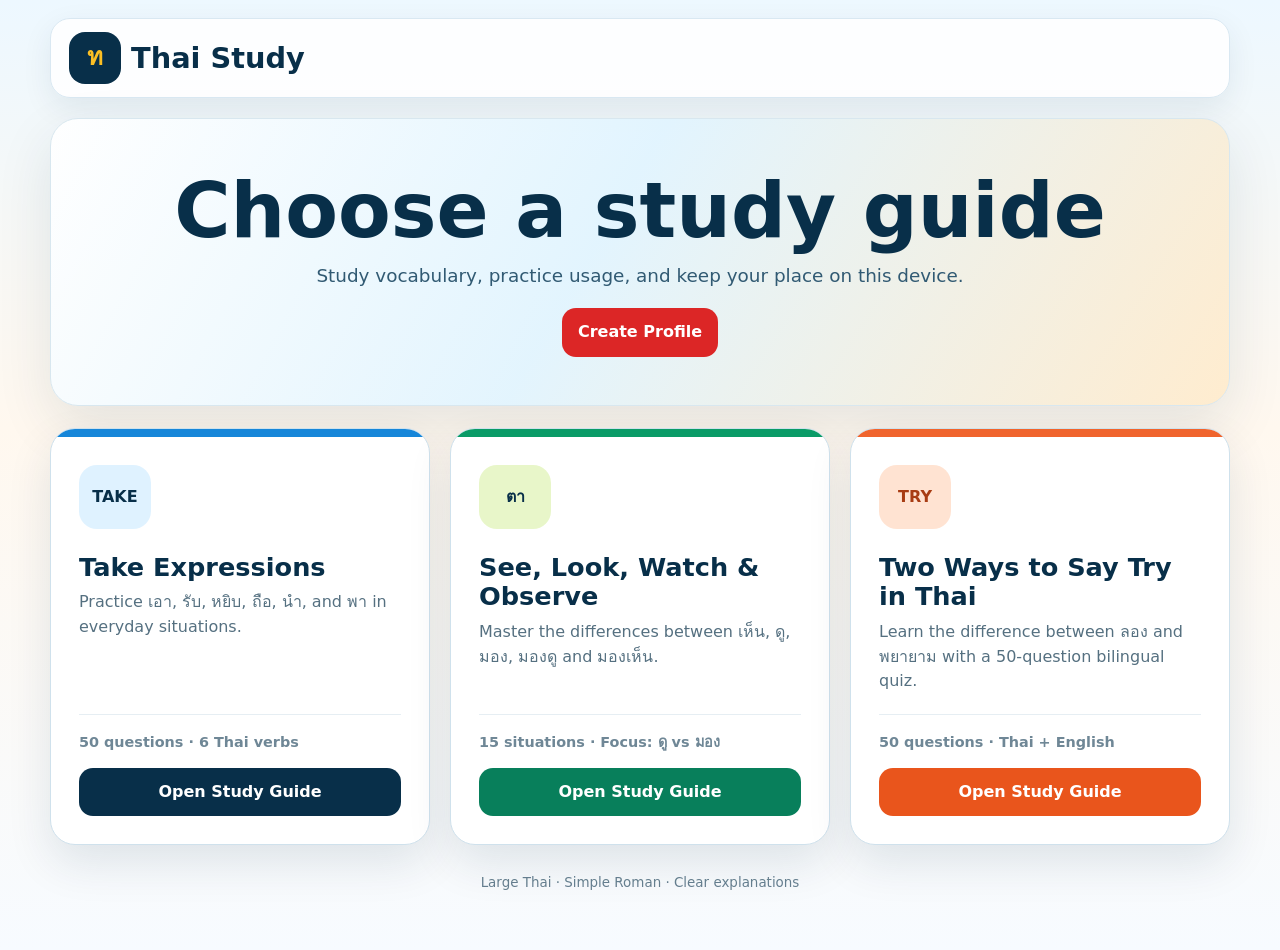
<file: index.html>
<!doctype html>
<html lang="en">
  <head>
    <meta charset="utf-8" />
    <meta name="viewport" content="width=device-width, initial-scale=1" />
    <meta name="theme-color" content="#082f49" />
    <title>Thai Study</title>
    <meta name="description" content="Interactive Thai study guides and quizzes." />
    <style>
      :root { --navy: #082f49; --ink: #12212d; --line: #cbddea; --gold: #fbbf24; }
      * { box-sizing: border-box; }
      body { margin: 0; color: var(--ink); background: linear-gradient(180deg, #edf8ff, #fff8ef 45%, #f7fbff); font-family: system-ui, -apple-system, "Segoe UI", sans-serif; line-height: 1.55; }
      .shell { width: min(1180px, calc(100% - 32px)); margin: auto; padding: 18px 0 56px; }
      header { display: flex; align-items: center; justify-content: space-between; gap: 16px; padding: 13px 18px; margin-bottom: 20px; background: rgba(255,255,255,.9); border: 1px solid #d9e8f2; border-radius: 20px; box-shadow: 0 10px 30px rgba(8,47,73,.08); }
      .brand, .profilebar { display: flex; align-items: center; gap: 10px; }
      .mark { display: grid; place-items: center; width: 52px; height: 52px; border-radius: 16px; background: var(--navy); color: var(--gold); font-size: 1.5rem; font-weight: 900; }
      h1, h2, h3 { color: var(--navy); }
      h1 { margin: 0; font-size: 1.8rem; }
      .profile-name { color: var(--navy); font-weight: 800; }
      button, .open-guide { border: 0; border-radius: 14px; padding: 12px 16px; background: var(--navy); color: #fff; font: inherit; font-weight: 800; cursor: pointer; }
      .profile-cta { display: block; margin: 18px auto 0; background: #dc2626; }
      .home-intro { padding: 52px 24px 48px; text-align: center; border: 1px solid #d8e7ef; border-radius: 28px; background: linear-gradient(120deg, rgba(255,255,255,.96), rgba(224,244,255,.9) 46%, rgba(255,235,204,.92)); box-shadow: 0 20px 55px rgba(8,47,73,.1); }
      .home-intro h2 { margin: 0 0 10px; font-size: clamp(2.8rem, 6vw, 5rem); line-height: 1.05; }
      .home-intro p { margin: 0; color: #315a73; font-size: 1.15rem; }
      .guide-grid { display: grid; grid-template-columns: repeat(3, 1fr); gap: 20px; margin-top: 22px; }
      .guide-card { display: flex; flex-direction: column; min-height: 330px; padding: 28px; overflow: hidden; position: relative; border: 1px solid #cfe1ec; border-radius: 25px; background: #fff; box-shadow: 0 18px 45px rgba(8,47,73,.11); }
      .guide-card::before { content: ""; position: absolute; inset: 0 0 auto; height: 8px; background: #1686d9; }
      .guide-card:nth-child(2)::before { background: #0a9b67; }
      .guide-card:nth-child(3)::before { background: #f0642d; }
      .guide-icon { display: grid; place-items: center; width: 72px; height: 64px; margin-top: 8px; border-radius: 18px; background: #dff2ff; color: var(--navy); font-weight: 900; }
      .guide-card:nth-child(2) .guide-icon { background: #e8f6c9; }
      .guide-card:nth-child(3) .guide-icon { background: #ffe3d2; color: #a83c13; }
      .guide-card h3 { margin: 24px 0 8px; font-size: 1.6rem; line-height: 1.15; }
      .guide-card p { margin: 0 0 20px; color: #557080; }
      .guide-meta { margin-top: auto; padding-top: 16px; border-top: 1px solid #e6eef3; color: #6f8796; font-size: .9rem; font-weight: 700; }
      .open-guide { display: block; margin-top: 14px; text-align: center; text-decoration: none; }
      .guide-card:nth-child(2) .open-guide { background: #087f5b; }
      .guide-card:nth-child(3) .open-guide { background: #e9551c; }
      .profile-modal { position: fixed; inset: 0; z-index: 10; display: grid; place-items: center; padding: 20px; background: #082f4988; }
      .profile-box { width: min(440px, 100%); padding: 24px; border-radius: 20px; background: #fff; }
      .profile-box input { width: 100%; margin: 6px 0 12px; padding: 13px; border: 1px solid var(--line); border-radius: 10px; font: inherit; }
      .profile-box button { width: 100%; }
      footer { margin-top: 28px; color: #678090; text-align: center; font-size: .84rem; }
      [hidden] { display: none !important; }
      @media (max-width: 900px) { .guide-grid { grid-template-columns: 1fr; } .guide-card { min-height: 280px; } }
      @media (max-width: 560px) { header { align-items: flex-start; } .profilebar { flex-direction: column; align-items: flex-end; } }
    </style>
  </head>
  <body>
    <main class="shell">
      <header>
        <div class="brand"><div class="mark">ท</div><h1>Thai Study</h1></div>
        <div class="profilebar"><span id="profileName" class="profile-name"></span><button id="profileButton" hidden>Edit Profile</button></div>
      </header>
      <section class="home-intro">
        <h2>Choose a study guide</h2>
        <p>Study vocabulary, practice usage, and keep your place on this device.</p>
        <button id="profileCta" class="profile-cta">Create Profile</button>
      </section>
      <section class="guide-grid" aria-label="Study guides">
        <article class="guide-card"><div class="guide-icon">TAKE</div><h3>Take Expressions</h3><p>Practice เอา, รับ, หยิบ, ถือ, นำ, and พา in everyday situations.</p><div class="guide-meta">50 questions · 6 Thai verbs</div><a class="open-guide" href="guides/take.html">Open Study Guide</a></article>
        <article class="guide-card"><div class="guide-icon">ตา</div><h3>See, Look, Watch &amp; Observe</h3><p>Master the differences between เห็น, ดู, มอง, มองดู and มองเห็น.</p><div class="guide-meta">15 situations · Focus: ดู vs มอง</div><a class="open-guide" href="guides/vision.html">Open Study Guide</a></article>
        <article class="guide-card"><div class="guide-icon">TRY</div><h3>Two Ways to Say Try in Thai</h3><p>Learn the difference between ลอง and พยายาม with a 50-question bilingual quiz.</p><div class="guide-meta">50 questions · Thai + English</div><a class="open-guide" href="try.html">Open Study Guide</a></article>
      </section>
      <div id="profileModal" class="profile-modal" hidden>
        <div class="profile-box"><h2>Student Profile</h2><p>No password required. Progress stays on this browser/device.</p><label for="studentName">Name</label><input id="studentName" maxlength="50" required /><label for="studentEmail">Email (optional, for feedback)</label><input id="studentEmail" type="email" maxlength="120" /><button id="saveProfile">Save Profile</button></div>
      </div>
      <footer>Large Thai · Simple Roman · Clear explanations</footer>
    </main>
    <script src="shared.js"></script>
    <script>
      document.addEventListener('DOMContentLoaded', () => thaiStudyShared.bindProfileModal({
        profileNameNode: document.getElementById('profileName'),
        profileButton: document.getElementById('profileButton'),
        profileCta: document.getElementById('profileCta'),
        profileModal: document.getElementById('profileModal'),
        studentNameInput: document.getElementById('studentName'),
        studentEmailInput: document.getElementById('studentEmail'),
        saveProfileButton: document.getElementById('saveProfile')
      }));
    </script>
  </body>
</html>
</file>
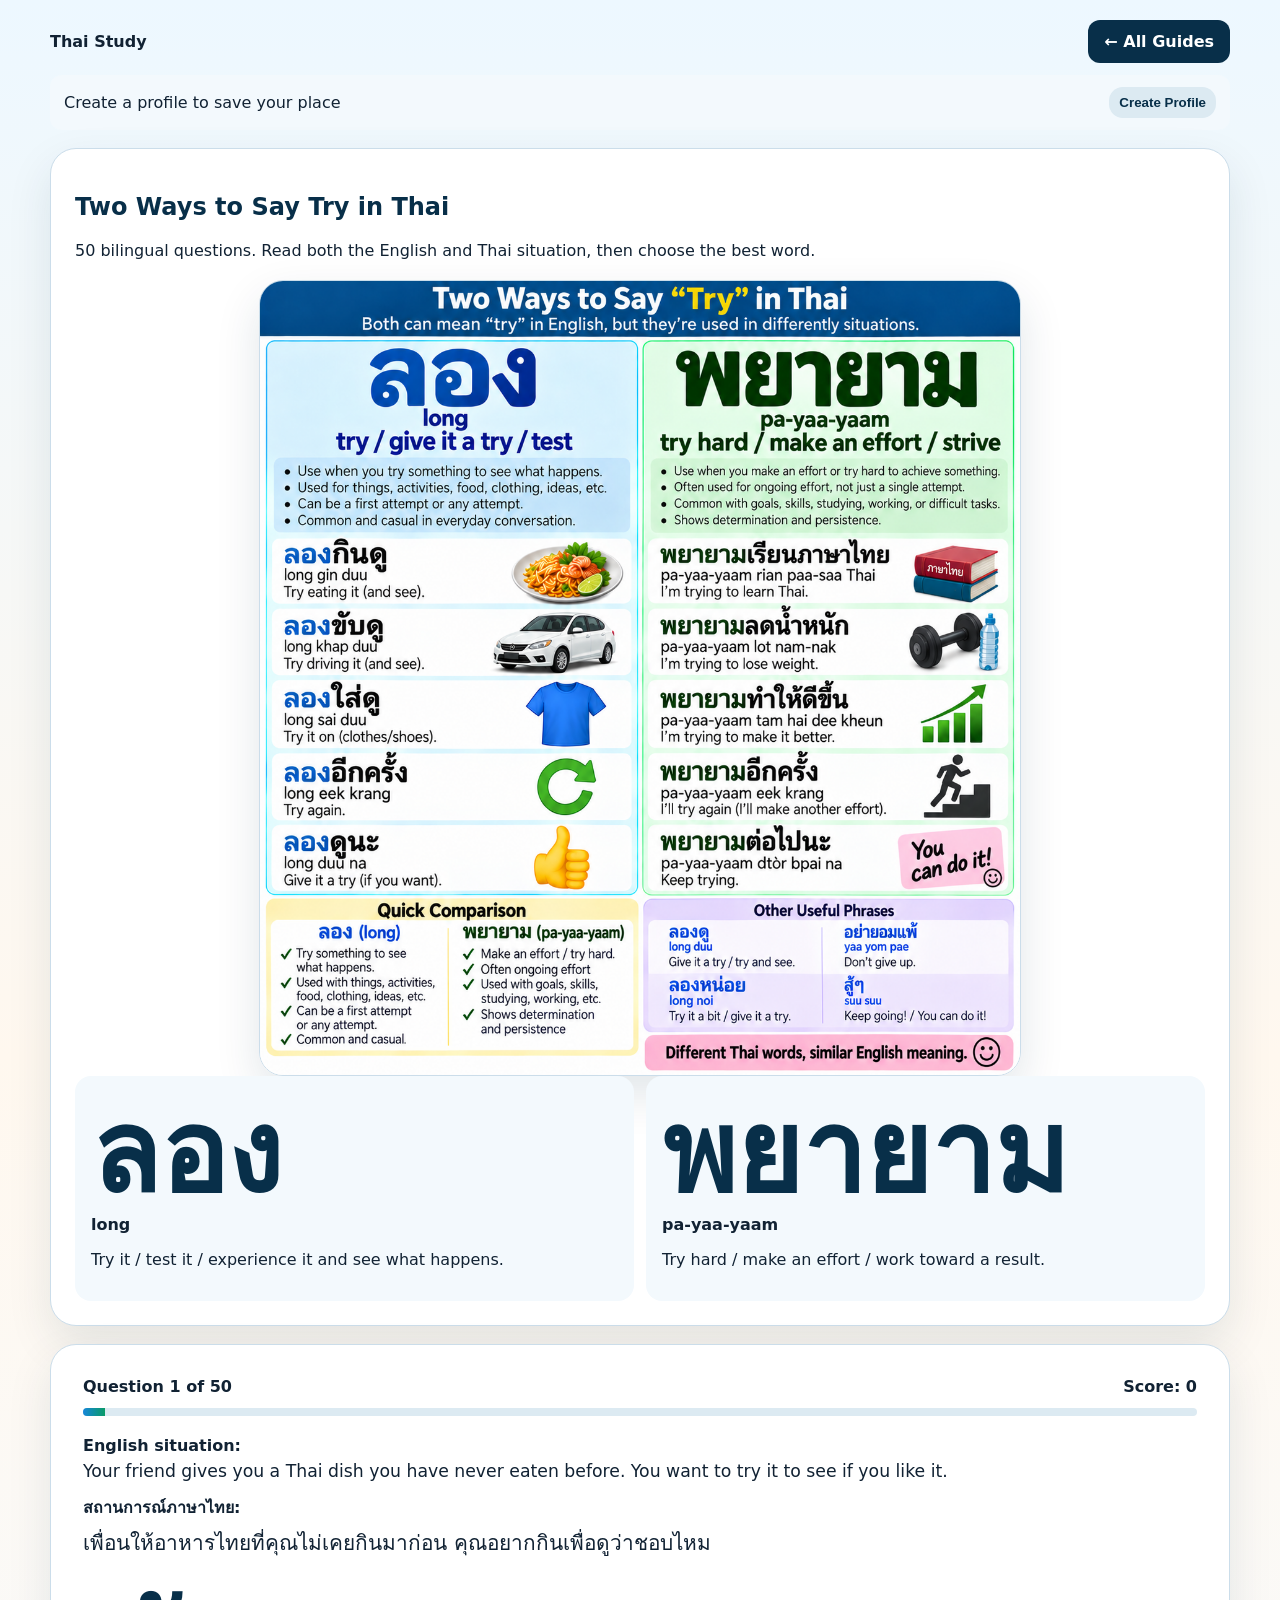
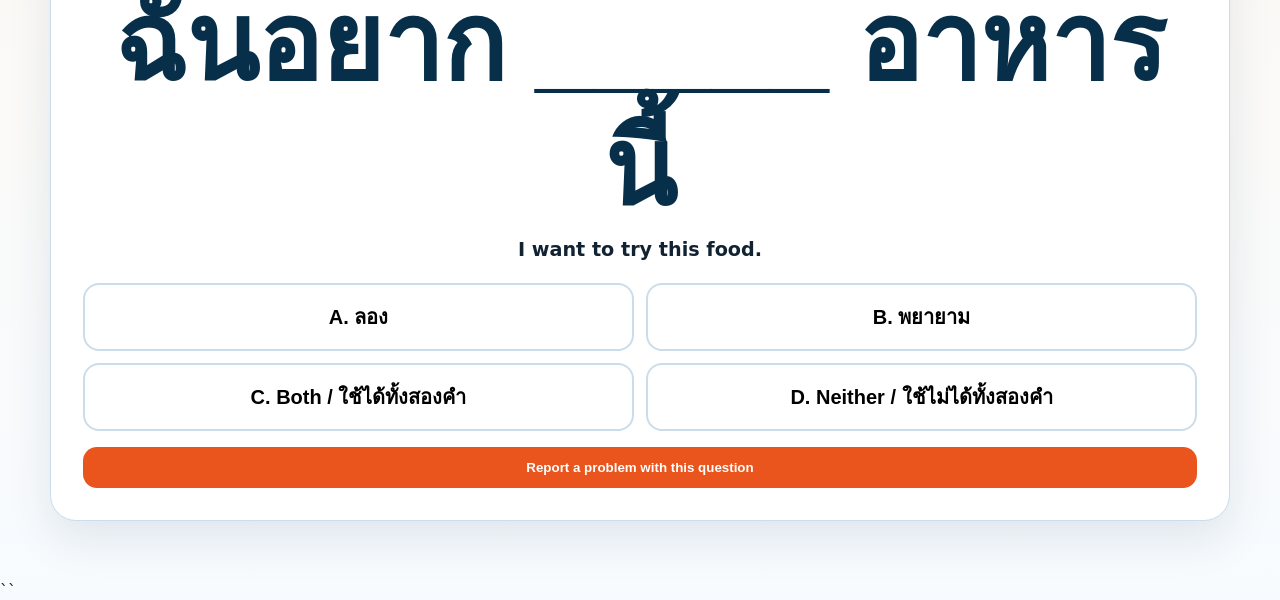
<file: try.html>
<!doctype html><html lang="en">
<head><meta charset="utf-8"><meta name="viewport" content="width=device-width,initial-scale=1"><title>Two Ways to Say Try in Thai · Thai Study</title>
<style>body{margin:0;background:#eef8fd;color:#123;font-family:system-ui,"Segoe UI",Tahoma,sans-serif}.wrap{width:min(980px,calc(100% - 24px));margin:auto;padding:20px 0 60px}.top{display:flex;justify-content:space-between;align-items:center}.top a,.next{background:#082f49;color:#fff;text-decoration:none;padding:12px 16px;border-radius:12px;font-weight:800;border:0}.feedback-link{display:block;text-align:center;margin-top:14px;padding:13px;border:0;border-radius:12px;text-decoration:none;color:#fff;font-weight:900;background:#dc2626}.hero,.card{background:#fff;border:1px solid #cbddea;border-radius:22px;box-shadow:0 16px 40px #082f4915}.hero{padding:24px;margin:18px 0}.hero h1{color:#082f49}.study-image{display:block;width:min(100%,760px);height:auto;margin:20px auto 0;border-radius:16px;border:1px solid #cbddea}.rule{display:grid;grid-template-columns:1fr 1fr;gap:12px}.rule>div{padding:16px;background:#f3f9fd;border-radius:16px}.big{font-size:clamp(3.5rem,12vw,7rem);font-weight:900;color:#082f49;line-height:1.1}.card{padding:clamp(18px,4vw,32px)}.meta{display:flex;justify-content:space-between;font-weight:800}.bar{height:8px;background:#dceaf2;border-radius:9px;overflow:hidden;margin:12px 0 20px}.fill{height:100%;background:#0284c7}.ctx{font-size:1.08rem;margin:6px 0 14px}.thctx{font-size:1.3rem}.test{font-family:Tahoma,"Noto Sans Thai",sans-serif;font-size:clamp(3rem,13vw,6.6rem);font-weight:800;text-align:center;color:#082f49;line-height:1.18;margin:22px 0 8px}.eng{text-align:center;font-size:1.2rem;font-weight:800;margin-bottom:22px}.answers{display:grid;grid-template-columns:1fr 1fr;gap:12px}.answers button{padding:16px;border:2px solid #cbddea;background:#fff;border-radius:14px;font-size:1.25rem;font-weight:850}.answers .ok{background:#e9fbf4;border-color:#087f5b}.answers .no{background:#fff0ee;border-color:#b42318}.fb{display:none;margin-top:18px;padding:18px;border-radius:16px;background:#f4f9fc}.fb.show{display:block}.fbthai{font-size:clamp(2.2rem,8vw,4.4rem);font-weight:900;color:#082f49}.next{width:100%;margin-top:16px;font-size:1rem}.final{text-align:center;font-size:4rem;font-weight:950;color:#082f49}@media(max-width:650px){.rule,.answers{grid-template-columns:1fr}}.student{margin:12px 0;padding:12px 14px;background:#f3f9fd;border-radius:12px;display:flex;justify-content:space-between;gap:10px;align-items:center}.student button{border:0;background:#dceaf2;color:#082f49;border-radius:9px;padding:8px 10px;font-weight:800}.profile-modal{position:fixed;inset:0;background:#082f4988;display:grid;place-items:center;padding:20px;z-index:99}.profile-box{width:min(440px,100%);background:#fff;padding:24px;border-radius:20px}.profile-box input{width:100%;box-sizing:border-box;padding:13px;margin:6px 0 12px;border:1px solid #cbddea;border-radius:10px;font:inherit}.profile-box button{width:100%;padding:13px;border:0;border-radius:11px;background:#082f49;color:#fff;font-weight:800}.feedback-modal{position:fixed;inset:0;background:#082f4988;display:grid;place-items:center;padding:20px;z-index:100}.feedback-box{width:min(520px,100%);background:#fff;padding:24px;border-radius:20px}.feedback-box textarea{width:100%;min-height:130px;padding:12px;border:1px solid #cbddea;border-radius:10px;font:inherit}.feedback-box .row{display:flex;gap:10px;margin-top:12px}.feedback-box button{padding:12px;border:0;border-radius:11px;font-weight:800;cursor:pointer}.feedback-send{background:#082f49;color:#fff;flex:1}.feedback-cancel{background:#e5eff5;color:#082f49}</style>
<style id="thai-study-redesign">
body{background:linear-gradient(180deg,#edf8ff 0,#fff8ef 48%,#f7fbff 100%)!important}
.wrap,.shell{width:min(1180px,calc(100% - 32px))!important}
header,.topbar{background:rgba(255,255,255,.9)!important;backdrop-filter:blur(12px);border:1px solid #d9e8f2!important;border-radius:20px!important;padding:13px 18px!important;box-shadow:0 10px 30px rgba(8,47,73,.08)!important}
.hero,.intro,.study{border-radius:26px!important;box-shadow:0 18px 45px rgba(8,47,73,.10)!important}
h1,h2{color:#082f49!important}.thai,.th,.test{font-family:Tahoma,"Noto Sans Thai",sans-serif!important}
button,.btn,.back{border-radius:14px!important}.track{height:10px!important}.fill{background:linear-gradient(90deg,#1686d9,#0a9b67)!important}
#quiz,.quiz,.card{border-radius:26px!important;box-shadow:0 18px 45px rgba(8,47,73,.10)!important}
#answers button,.answers button{border-radius:16px!important;transition:transform .15s,box-shadow .15s!important}
#answers button:hover,.answers button:hover{transform:translateY(-2px);box-shadow:0 8px 20px rgba(8,47,73,.10)!important}
#suggest,#guideFeedback,.report-btn{background:#e9551c!important;color:#fff!important;border-radius:14px!important}
.study-image{border-radius:24px!important;box-shadow:0 18px 45px rgba(8,47,73,.12)!important}
[hidden]{display:none!important}.question-report{display:block!important;width:100%;margin-top:16px;border:0;cursor:pointer;text-align:center}.feedback-link.question-report{background:#e9551c!important;color:#fff!important;padding:13px 16px!important;border-radius:14px!important;font-weight:900!important;text-decoration:none!important}[hidden]{display:none!important}</style>
</head>
<body>
<main class="wrap">
<div class="top"><strong>Thai Study</strong><a href="index.html">← All Guides</a></div>
<div class="student"><span id="studentStatus"></span><button id="profileButton">Create Profile</button></div>
<section class="hero"><h1>Two Ways to Say Try in Thai</h1><p>50 bilingual questions. Read both the English and Thai situation, then choose the best word.</p><img class="study-image" src="try-thai-study-guide.PNG" alt="Thai Study guide comparing ลอง and พยายาม">
<div class="rule">
<div>
<div class="big">ลอง</div><b>long</b><p>Try it / test it / experience it and see what happens.</p></div>
<div>
<div class="big">พยายาม</div><b>pa-yaa-yaam</b><p>Try hard / make an effort / work toward a result.</p></div></div>
</section>
<section class="card" id="quiz">
<div class="meta"><span id="prog"></span><span id="score">Score: 0</span></div>
<div class="bar">
<div class="fill" id="fill"></div></div><b>English situation:</b>
<div class="ctx" id="enctx"></div><b>สถานการณ์ภาษาไทย:</b>
<div class="ctx thctx" id="thctx"></div>
<div class="test" id="test"></div>
<div class="eng" id="eng"></div>
<div class="answers" id="answers"><button data-a="ลอง">A. ลอง</button><button data-a="พยายาม">B. พยายาม</button><button data-a="both">C. Both / ใช้ได้ทั้งสองคำ</button><button data-a="neither">D. Neither / ใช้ไม่ได้ทั้งสองคำ</button></div>
<div class="fb" id="fb">
<div id="mark"></div>
<div class="fbthai" id="full"></div>
<div id="roman"></div><p id="why"></p><button class="next" id="next">Next Question →</button></div><button type="button" class="feedback-link question-report" id="suggest">Report a problem with this question</button>
</section>
<div id="profileModal" class="profile-modal" hidden>
<div class="profile-box"><h2>Student Profile</h2><p>No password required. Progress is saved on this browser/device.</p><label>Name</label><input id="studentName" maxlength="50"><label>Email (optional, for feedback)</label><input id="studentEmail" type="email" maxlength="120"><button id="saveProfile">Save Profile</button></div></div>
</main>
<div id="lineFeedbackModal" class="feedback-modal" hidden>
<div class="feedback-box"><h2>Send feedback</h2><p id="lineFeedbackSummary"></p><textarea id="lineFeedbackText" placeholder="What should be corrected or changed?"></textarea>
<div class="row"><button id="lineFeedbackCancel" class="feedback-cancel">Cancel</button><button id="lineFeedbackSend" class="feedback-send">Send to Thai Study</button></div><p id="lineFeedbackStatus"></p></div></div>
<script>const q=[["Your friend gives you a Thai dish you have never eaten before. You want to try it to see if you like it.","เพื่อนให้อาหารไทยที่คุณไม่เคยกินมาก่อน คุณอยากกินเพื่อดูว่าชอบไหม","ฉันอยาก _____ อาหารนี้","I want to try this food.","ลอง","chan yaak long aa-han nee","Use ลอง when you try or experience something to see what it is like."],["Speaking Thai is difficult, but you make an effort to speak every day.","การพูดภาษาไทยยากสำหรับคุณ แต่คุณยังฝึกพูดทุกวัน","ฉัน _____ พูดภาษาไทยทุกวัน","I try to speak Thai every day.","พยายาม","chan pa-yaa-yaam phuut phaa-saa Thai thuk wan","พยายาม emphasizes effort toward a goal."],["You see a shirt in a shop and want to put it on to see whether it fits.","คุณเห็นเสื้อในร้านและอยากใส่เพื่อดูว่าพอดีไหม","ฉันอยาก _____ ใส่เสื้อตัวนี้","I want to try on this shirt.","ลอง","chan yaak long sai seua dtua nee","Trying on clothing to see how it fits uses ลอง."],["You are learning to ride a motorcycle safely and keep working at it even when it is difficult.","คุณกำลังฝึกขี่มอเตอร์ไซค์อย่างปลอดภัย และยังคงฝึกแม้ว่าจะยาก","ฉัน _____ ฝึกขี่มอเตอร์ไซค์ให้ดีขึ้น","I try to improve my motorcycle riding.","พยายาม","chan pa-yaa-yaam feuk khee maw-dter-sai hai dee kheun","This is sustained effort to improve."],["A friend offers you a new kind of coffee. You want to taste it once.","เพื่อนเสนอกาแฟแบบใหม่ให้คุณ คุณอยากดื่มเพื่อดูว่าชอบไหม","ฉันจะ _____ กาแฟนี้","I will try this coffee.","ลอง","chan ja long gaa-fae nee","Trying something new as an experience uses ลอง."],["You want to lose weight and are making a serious effort.","คุณอยากลดน้ำหนักและกำลังตั้งใจทำอย่างจริงจัง","ฉัน _____ ลดน้ำหนัก","I am trying to lose weight.","พยายาม","chan pa-yaa-yaam lot nam-nak","A goal requiring effort uses พยายาม."],["You have never driven this car before and want to see how it feels.","คุณไม่เคยขับรถคันนี้มาก่อน และอยากรู้ว่าขับแล้วเป็นอย่างไร","ฉันอยาก _____ ขับรถคันนี้","I want to try driving this car.","ลอง","chan yaak long khap rot khan nee","ลอง means try it and see what it is like."],["A difficult problem has not been solved yet, but you keep working on it.","ปัญหานี้ยากและยังแก้ไม่ได้ แต่คุณยังคงทำต่อ","ฉันจะ _____ แก้ปัญหานี้","I will try to solve this problem.","พยายาม","chan ja pa-yaa-yaam gae pan-haa nee","The focus is effort toward solving the problem."],["You are at a restaurant and want to order a dish you have never had.","คุณอยู่ที่ร้านอาหารและอยากสั่งอาหารที่ไม่เคยกินมาก่อน","วันนี้ฉันจะ _____ กินเมนูนี้","Today I will try this dish.","ลอง","wan-nee chan ja long gin may-nuu nee","Trying a new dish as an experience uses ลอง."],["You are tired, but you keep studying because you want to pass an exam.","คุณเหนื่อย แต่ยังคงอ่านหนังสือเพราะอยากสอบผ่าน","ฉัน _____ อ่านหนังสือต่อ","I try to keep studying.","พยายาม","chan pa-yaa-yaam aan nang-seu dtor","Continuing despite difficulty emphasizes effort."],["Your friend suggests a different route. You decide to use it once and see whether it is faster.","เพื่อนแนะนำเส้นทางอื่น คุณตัดสินใจใช้เส้นทางนั้นเพื่อดูว่าเร็วกว่าไหม","เรา _____ ใช้ทางนี้กัน","Let's try this route.","ลอง","rao long chai thaang nee gan","Testing an alternative route uses ลอง."],["You cannot remember a Thai word, but you make an effort to recall it.","คุณจำคำภาษาไทยไม่ได้ แต่คุณตั้งใจนึกให้ออก","ฉัน _____ นึกคำนี้","I try to remember this word.","พยายาม","chan pa-yaa-yaam neuk kham nee","The speaker is exerting mental effort."],["You want to sit on a motorcycle before buying it to see if it is comfortable.","คุณอยากนั่งบนมอเตอร์ไซค์ก่อนซื้อเพื่อดูว่าสบายไหม","ฉันขอ _____ นั่งคันนี้ได้ไหม","Can I try sitting on this one?","ลอง","chan khaw long nang khan nee dai mai","You are testing the experience."],["You are working to stop smoking and it is difficult.","คุณกำลังเลิกสูบบุหรี่และรู้สึกว่ายาก","ฉัน _____ เลิกสูบบุหรี่","I am trying to quit smoking.","พยายาม","chan pa-yaa-yaam loek suup bu-ree","Quitting is a difficult goal requiring effort."],["Someone shows you a new app and you want to use it to see how it works.","มีคนแนะนำแอปใหม่ให้คุณ และคุณอยากใช้เพื่อดูว่าเป็นอย่างไร","ฉันจะ _____ ใช้แอปนี้","I will try this app.","ลอง","chan ja long chai aep nee","Trying out an app uses ลอง."],["Your pronunciation is difficult, but you repeatedly work on saying the word correctly.","การออกเสียงคำนี้ยาก แต่คุณฝึกซ้ำเพื่อพูดให้ถูก","ฉัน _____ ออกเสียงคำนี้ให้ถูก","I try to pronounce this word correctly.","พยายาม","chan pa-yaa-yaam awk-siang kham nee hai thuuk","Repeated effort toward correctness uses พยายาม."],["You are choosing shoes and want to put on one pair before deciding.","คุณกำลังเลือกรองเท้าและอยากใส่คู่หนึ่งก่อนตัดสินใจ","ขอ _____ ใส่รองเท้าคู่นี้ได้ไหม","Can I try on these shoes?","ลอง","khaw long sai rong-thao khuu nee dai mai","Trying on shoes uses ลอง."],["You are saving money every month even though it is difficult.","คุณเก็บเงินทุกเดือนแม้ว่าจะทำได้ยาก","ฉัน _____ เก็บเงินทุกเดือน","I try to save money every month.","พยายาม","chan pa-yaa-yaam gep ngoen thuk duean","This describes ongoing effort."],["You have never cooked pad kra pao and decide to make it once to see how it turns out.","คุณไม่เคยทำผัดกะเพรามาก่อน และตัดสินใจทำเพื่อดูว่าจะออกมาเป็นอย่างไร","ฉันจะ _____ ทำผัดกะเพรา","I will try making pad kra pao.","ลอง","chan ja long tam phat ga-phrao","Experimenting with doing something uses ลอง."],["You are trying hard to arrive at school on time every day.","คุณตั้งใจไปโรงเรียนให้ตรงเวลาทุกวัน","ฉัน _____ ไปโรงเรียนให้ตรงเวลา","I try to get to school on time.","พยายาม","chan pa-yaa-yaam bpai rong-rian hai dtrong way-laa","The goal requires consistent effort."],["You are not sure a key will open a door, so you use it to find out.","คุณไม่แน่ใจว่ากุญแจดอกนี้จะเปิดประตูได้ไหม จึงใช้เพื่อดูว่าเปิดได้หรือไม่","ฉันจะ _____ ใช้กุญแจดอกนี้","I will try this key.","ลอง","chan ja long chai gun-jae dawk nee","Testing whether something works uses ลอง."],["You are learning to read Thai and keep practicing even when the letters are difficult.","คุณกำลังเรียนอ่านภาษาไทยและยังฝึกต่อแม้ว่าตัวอักษรจะยาก","ฉัน _____ อ่านภาษาไทยทุกวัน","I try to read Thai every day.","พยายาม","chan pa-yaa-yaam aan phaa-saa Thai thuk wan","Ongoing effort to develop a skill uses พยายาม."],["Your friend says a sauce may be spicy. You want to taste a little to find out.","เพื่อนบอกว่าซอสอาจเผ็ด คุณอยากชิมนิดหน่อยเพื่อดูว่าเผ็ดไหม","ฉันจะ _____ กินนิดหน่อย","I will try a little.","ลอง","chan ja long gin nit-noi","Trying a small amount to see what it is like uses ลอง."],["You failed once, but you make another serious attempt.","คุณทำไม่สำเร็จครั้งหนึ่ง แต่คุณยังตั้งใจทำอีกครั้ง","ฉันจะ _____ อีกครั้ง","I will try again.","พยายาม","chan ja pa-yaa-yaam eek khrang","Here try again means make another effort."],["A new chair is in the shop. You sit on it briefly to see if it is comfortable.","มีเก้าอี้ตัวใหม่ในร้าน คุณอยากนั่งเพื่อดูว่าสบายไหม","ฉันขอ _____ นั่งเก้าอี้ตัวนี้","I'd like to try sitting in this chair.","ลอง","chan khaw long nang gao-ee dtua nee","Testing comfort uses ลอง."],["You are trying to understand what your teacher is explaining.","คุณกำลังตั้งใจทำความเข้าใจสิ่งที่ครูอธิบาย","ฉัน _____ เข้าใจที่ครูอธิบาย","I try to understand what the teacher explains.","พยายาม","chan pa-yaa-yaam khao-jai thee khruu a-thi-baai","Understanding is the goal and effort is emphasized."],["You have never used chopsticks and want to use them once.","คุณไม่เคยใช้ตะเกียบและอยากใช้ดูสักครั้ง","ฉันจะ _____ ใช้ตะเกียบ","I will try using chopsticks.","ลอง","chan ja long chai dta-giap","Trying a new method or tool uses ลอง."],["You want to speak more slowly so Thai people can understand you.","คุณอยากพูดให้ช้าลงเพื่อให้คนไทยเข้าใจคุณ","ฉันจะ _____ พูดให้ช้าลง","I will try to speak more slowly.","พยายาม","chan ja pa-yaa-yaam phuut hai chaa long","This is an effort to change how you speak."],["You see a helmet you like and put it on to check the fit.","คุณเห็นหมวกกันน็อกที่ชอบและอยากใส่เพื่อดูว่าพอดีไหม","ฉันอยาก _____ ใส่หมวกใบนี้","I want to try on this helmet.","ลอง","chan yaak long sai muak bai nee","Checking fit is a trial."],["You are working to drink more water each day.","คุณตั้งใจดื่มน้ำให้มากขึ้นทุกวัน","ฉัน _____ ดื่มน้ำให้มากขึ้น","I try to drink more water.","พยายาม","chan pa-yaa-yaam deum naam hai maak kheun","This describes an ongoing effort or habit goal."],["A mechanic suggests a different setting. You use it once to see if the motorcycle feels better.","ช่างแนะนำการตั้งค่าแบบอื่น คุณใช้เพื่อดูว่ามอเตอร์ไซค์ดีขึ้นไหม","ฉันจะ _____ ใช้การตั้งค่านี้","I will try this setting.","ลอง","chan ja long chai gaan dtang-khaa nee","Testing a setting uses ลอง."],["You are trying hard not to be late.","คุณกำลังตั้งใจไม่ให้ตัวเองมาสาย","ฉัน _____ ไม่มาสาย","I try not to be late.","พยายาม","chan pa-yaa-yaam mai maa saai","Avoiding lateness through effort uses พยายาม."],["Someone teaches you a new Thai phrase. You say it once to see if you can say it.","มีคนสอนวลีภาษาไทยใหม่ให้คุณ คุณอยากพูดดูสักครั้ง","ฉันขอ _____ พูดประโยคนี้","Let me try saying this sentence.","ลอง","chan khaw long phuut bpra-yok nee","Trying an action to see how it goes uses ลอง."],["You want to exercise three times a week and are making an effort to maintain the routine.","คุณอยากออกกำลังกายสัปดาห์ละสามครั้งและตั้งใจทำให้สม่ำเสมอ","ฉัน _____ ออกกำลังกายสัปดาห์ละสามครั้ง","I try to exercise three times a week.","พยายาม","chan pa-yaa-yaam awk gam-lang-gaai sap-daa la saam khrang","Maintaining a routine is ongoing effort."],["You have never ridden this model of motorcycle and want a short test ride.","คุณไม่เคยขี่มอเตอร์ไซค์รุ่นนี้และอยากขี่สั้น ๆ เพื่อดูว่าเป็นอย่างไร","ฉันอยาก _____ ขี่รุ่นนี้","I want to try riding this model.","ลอง","chan yaak long khee run nee","A test experience uses ลอง."],["The task is difficult, but you do not give up.","งานนี้ยาก แต่คุณไม่ยอมแพ้","ฉันจะ _____ ทำต่อไป","I will try to keep going.","พยายาม","chan ja pa-yaa-yaam tam dtor-bpai","Persistence despite difficulty is พยายาม."],["You are curious whether adding lime will taste good, so you add a little.","คุณสงสัยว่าใส่มะนาวแล้วจะอร่อยไหม จึงอยากใส่นิดหน่อยเพื่อดู","ฉันจะ _____ ใส่มะนาวนิดหน่อย","I will try adding a little lime.","ลอง","chan ja long sai ma-naao nit-noi","Experimenting to see the result uses ลอง."],["You are trying to remember to take your keys every morning.","คุณตั้งใจจำให้ได้ว่าต้องเอากุญแจไปทุกเช้า","ฉัน _____ จำเอากุญแจไปทุกเช้า","I try to remember my keys every morning.","พยายาม","chan pa-yaa-yaam jam ao gun-jae bpai thuk chao","Remembering consistently requires effort."],["You are offered a fruit you have never seen before and want one bite.","มีคนให้ผลไม้ที่คุณไม่เคยเห็นมาก่อน และคุณอยากกินหนึ่งคำเพื่อดูว่ารสชาติเป็นอย่างไร","ฉันจะ _____ กินผลไม้นี้","I will try this fruit.","ลอง","chan ja long gin phon-la-mai nee","Trying unfamiliar food uses ลอง."],["You are working hard to improve your Thai vocabulary.","คุณกำลังตั้งใจเพิ่มคำศัพท์ภาษาไทยของคุณ","ฉัน _____ เพิ่มคำศัพท์ภาษาไทย","I try to improve my Thai vocabulary.","พยายาม","chan pa-yaa-yaam phoem kham-sap phaa-saa Thai","Improvement through sustained effort uses พยายาม."],["You want to see whether a new pair of gloves feels comfortable.","คุณอยากรู้ว่าถุงมือคู่ใหม่ใส่สบายไหม","ฉันขอ _____ ใส่ถุงมือคู่นี้","Can I try on these gloves?","ลอง","chan khaw long sai thung-meu khuu nee","Trying on an item to check comfort uses ลอง."],["You cannot open a jar, but you keep making an effort.","คุณเปิดขวดไม่ได้ แต่ยังคงออกแรงเปิด","ฉัน _____ เปิดขวดนี้","I am trying to open this jar.","พยายาม","chan pa-yaa-yaam bpoet khuat nee","The action is difficult and requires effort."],["You have never taken this road on your motorcycle and decide to see where it goes.","คุณไม่เคยขี่มอเตอร์ไซค์ไปทางนี้ และอยากไปดูว่าเส้นทางเป็นอย่างไร","วันนี้ฉันจะ _____ ไปทางนี้","Today I'll try going this way.","ลอง","wan-nee chan ja long bpai thaang nee","Exploring an alternative to see what happens uses ลอง."],["You are trying to wake up earlier every morning.","คุณตั้งใจตื่นให้เช้าขึ้นทุกวัน","ฉัน _____ ตื่นให้เช้าขึ้น","I try to wake up earlier.","พยายาม","chan pa-yaa-yaam dteun hai chao kheun","Changing a habit requires ongoing effort."],["You want to use a different Thai word once to see whether it sounds natural.","คุณอยากใช้คำภาษาไทยอีกคำหนึ่งเพื่อดูว่าฟังเป็นธรรมชาติไหม","ฉันจะ _____ ใช้คำนี้","I will try using this word.","ลอง","chan ja long chai kham nee","Trying wording to see how it sounds uses ลอง."],["You are working hard to finish your homework before dinner.","คุณตั้งใจทำการบ้านให้เสร็จก่อนอาหารเย็น","ฉัน _____ ทำการบ้านให้เสร็จก่อนอาหารเย็น","I try to finish my homework before dinner.","พยายาม","chan pa-yaa-yaam tam gaan-baan hai set gaawn aa-han yen","Finishing by a deadline is a goal requiring effort."],["You have never used this camera mode and want to see the result.","คุณไม่เคยใช้โหมดกล้องนี้และอยากดูว่าผลออกมาเป็นอย่างไร","ฉันจะ _____ ใช้โหมดนี้","I will try this mode.","ลอง","chan ja long chai mode nee","Testing a feature uses ลอง."],["You are trying to listen carefully to your Thai teacher.","คุณตั้งใจฟังครูภาษาไทยอย่างระมัดระวัง","ฉัน _____ ฟังครูให้ดี","I try to listen carefully to the teacher.","พยายาม","chan pa-yaa-yaam fang khruu hai dee","Careful listening here is deliberate effort."],["You are unsure whether the soup needs more salt, so you add a little to see.","คุณไม่แน่ใจว่าซุปต้องใส่เกลือเพิ่มไหม จึงใส่นิดหน่อยเพื่อดูรสชาติ","ฉันจะ _____ ใส่เกลืออีกนิด","I will try adding a little more salt.","ลอง","chan ja long sai gleua eek nit","Experimenting with an ingredient uses ลอง."],["You made a mistake, but you are determined to do better next time.","คุณทำผิดพลาด แต่ตั้งใจว่าจะทำให้ดีขึ้นในครั้งหน้า","ครั้งหน้าฉันจะ _____ ทำให้ดีขึ้น","Next time I will try to do better.","พยายาม","khrang naa chan ja pa-yaa-yaam tam hai dee kheun","Determined effort to improve uses พยายาม."]];const PROFILE_KEY="thaiStudyProfile",PROGRESS_KEY="thaiStudyProgress_try";function getProfile(){try{return JSON.parse(localStorage.getItem(PROFILE_KEY)||"null")}catch(e){return null}}function saveProgress(){localStorage.setItem(PROGRESS_KEY,JSON.stringify({i,s}))}function loadProgress(){try{let p=JSON.parse(localStorage.getItem(PROGRESS_KEY)||"null");if(p&&Number.isInteger(p.i)&&p.i>=0&&p.i<q.length){i=p.i;s=p.s||0}}catch(e){}}let i=0,s=0,done=false;loadProgress();const $=x=>document.getElementById(x);
const studentStatus=$("studentStatus");
const profileButton=$("profileButton");
const profileModal=$("profileModal");
const studentName=$("studentName");
const studentEmail=$("studentEmail");
const saveProfile=$("saveProfile");function render(){done=false;let x=q[i];$("prog").textContent="Question "+(i+1)+" of "+q.length;$("score").textContent="Score: "+s;$("fill").style.width=((i+1)/q.length*100)+"%";$("enctx").textContent=x[0];$("thctx").textContent=x[1];$("test").textContent=x[2];$("eng").textContent=x[3];$("fb").className="fb";[...$("answers").children].forEach(b=>{b.disabled=false;b.className=""});$("next").textContent=i===q.length-1?"See My Score →":"Next Question →"}[...$("answers").children].forEach(b=>b.onclick=()=>{if(done)return;done=true;let x=q[i],ok=b.dataset.a===x[4];if(ok)s++;saveProgress();[...$("answers").children].forEach(z=>{z.disabled=true;if(z.dataset.a===x[4])z.classList.add("ok")});if(!ok)b.classList.add("no");$("score").textContent="Score: "+s;$("mark").innerHTML=ok?"<b>✓ Correct</b>":"<b>✗ Not quite — correct answer: "+x[4]+"</b>";$("full").textContent=x[2].replace("_____",x[4]);$("roman").textContent=x[5]+" · "+x[3];$("why").textContent=x[6];$("fb").className="fb show"});$("next").onclick=()=>{if(!done)return;if(i===q.length-1){$("quiz").innerHTML=`<h2 style="text-align:center">Quiz complete</h2><div class="final">${s}/50</div><p style="text-align:center"><a href="try.html">Start again</a> · <a href="index.html">All Guides</a></p>`}else{i++;saveProgress();render()}};function showProfile(){let p=getProfile();studentStatus.textContent=p?"Welcome back, "+p.name+" · Question "+(i+1)+" of 50":"Create a profile to save your place";profileButton.textContent=p?"Edit Profile":"Create Profile"}profileButton.onclick=()=>{let p=getProfile()||{};studentName.value=p.name||"";studentEmail.value=p.email||"";profileModal.hidden=false};saveProfile.onclick=()=>{let name=studentName.value.trim();if(!name){studentName.focus();return}localStorage.setItem(PROFILE_KEY,JSON.stringify({name,email:studentEmail.value.trim()}));profileModal.hidden=true;showProfile()};profileModal.onclick=e=>{if(e.target===profileModal)profileModal.hidden=true};showProfile();const FEEDBACK_ENDPOINT="https://thai-study-feedback.mangaku01-python.workers.dev/feedback";
const lineFeedbackModal=document.getElementById("lineFeedbackModal");
const lineFeedbackSummary=document.getElementById("lineFeedbackSummary");
const lineFeedbackText=document.getElementById("lineFeedbackText");
const lineFeedbackStatus=document.getElementById("lineFeedbackStatus");
const lineFeedbackCancel=document.getElementById("lineFeedbackCancel");
const lineFeedbackSend=document.getElementById("lineFeedbackSend");
const suggest=document.getElementById("suggest");
if(!lineFeedbackModal||!lineFeedbackSummary||!lineFeedbackText||!lineFeedbackStatus||!lineFeedbackCancel||!lineFeedbackSend||!suggest){throw new Error("Thai Study feedback UI failed to initialize");}
let pendingFeedback=null;
function openLineFeedback(data){pendingFeedback=data;lineFeedbackSummary.textContent=data.questionNumber?"Question "+data.questionNumber+" · "+data.guide:data.guide+" · General study guide feedback";lineFeedbackText.value="";lineFeedbackStatus.textContent="";lineFeedbackModal.hidden=false;lineFeedbackText.focus()}lineFeedbackCancel.addEventListener("click",()=>{lineFeedbackModal.hidden=true});
lineFeedbackModal.addEventListener("click",e=>{if(e.target===lineFeedbackModal)lineFeedbackModal.hidden=true});lineFeedbackSend.addEventListener("click",async()=>{let feedback=lineFeedbackText.value.trim();if(!feedback)return lineFeedbackText.focus();let p=getProfile()||{};lineFeedbackSend.disabled=true;lineFeedbackStatus.textContent="Sending…";try{let r=await fetch(FEEDBACK_ENDPOINT,{method:"POST",headers:{"Content-Type":"application/json"},body:JSON.stringify({...pendingFeedback,studentName:p.name||"Not provided",studentEmail:p.email||"Not provided",feedback})});if(!r.ok)throw new Error("send failed");lineFeedbackStatus.textContent="✓ Feedback sent. Thank you.";setTimeout(()=>lineFeedbackModal.hidden=true,900)}catch(e){lineFeedbackStatus.textContent="Could not send feedback. Please try again."}finally{lineFeedbackSend.disabled=false}});suggest.addEventListener("click",()=>{let x=q[i];openLineFeedback({guide:"Two Ways to Say Try in Thai",questionNumber:(i+1)+" of "+q.length,english:x[0]+"\n"+x[3],thai:x[1]+"\n"+x[2],answer:x[4]})});render();</script>
<script src="shared.js"></script>
<script>
(function () {
	const progressKey = 'thaiStudyProgress_try';
	const progressVersion = 1;

	function readProgress() {
		try {
			const saved = JSON.parse(localStorage.getItem(progressKey) || 'null');
			if (!saved || saved.version !== progressVersion || !Number.isInteger(saved.index) || saved.index < 0 || saved.index >= q.length || !Number.isInteger(saved.score) || saved.score < 0 || saved.score > q.length || typeof saved.answered !== 'boolean' || typeof saved.completed !== 'boolean') return null;
			return saved;
		} catch (error) {
			return null;
		}
	}

	function saveTryProgress() {
		try {
			localStorage.setItem(progressKey, JSON.stringify({ version: progressVersion, index: i, score: s, answered: done, completed: done && i === q.length - 1 }));
		} catch (error) {
			// Continue without persistence if storage is unavailable.
		}
	}

	window.saveProgress = saveTryProgress;
	if (window.thaiStudyShared) window.getProfile = thaiStudyShared.getProfile;

	const saved = readProgress();

	if (saved) {
		s = saved.score;
		if (saved.completed) {
			done = true;
			document.getElementById('quiz').innerHTML = '<h2 style="text-align:center">Quiz complete</h2><div class="final">' + s + '/' + q.length + '</div><p style="text-align:center"><a href="try.html">Start again</a> · <a href="index.html">All Guides</a></p>';
			document.querySelector('#quiz a[href="try.html"]').addEventListener('click', () => {
				try { localStorage.removeItem(progressKey); } catch (error) { /* Ignore storage restrictions. */ }
			});
		} else {
			i = saved.answered ? saved.index + 1 : saved.index;
			done = false;
			render();
		}
	} else if (saved === null) {
		i = 0;
		s = 0;
		done = false;
		try { localStorage.removeItem(progressKey); } catch (error) { /* Ignore storage restrictions. */ }
	}

	document.getElementById('answers').addEventListener('click', saveTryProgress);
	document.getElementById('next').addEventListener('click', saveTryProgress);
	document.getElementById('saveProfile').addEventListener('click', () => {
		if (window.thaiStudyShared) thaiStudyShared.saveProfile({ name: studentName.value.trim(), email: studentEmail.value.trim() });
	});
})();
</script>
</body></html>``
</file>
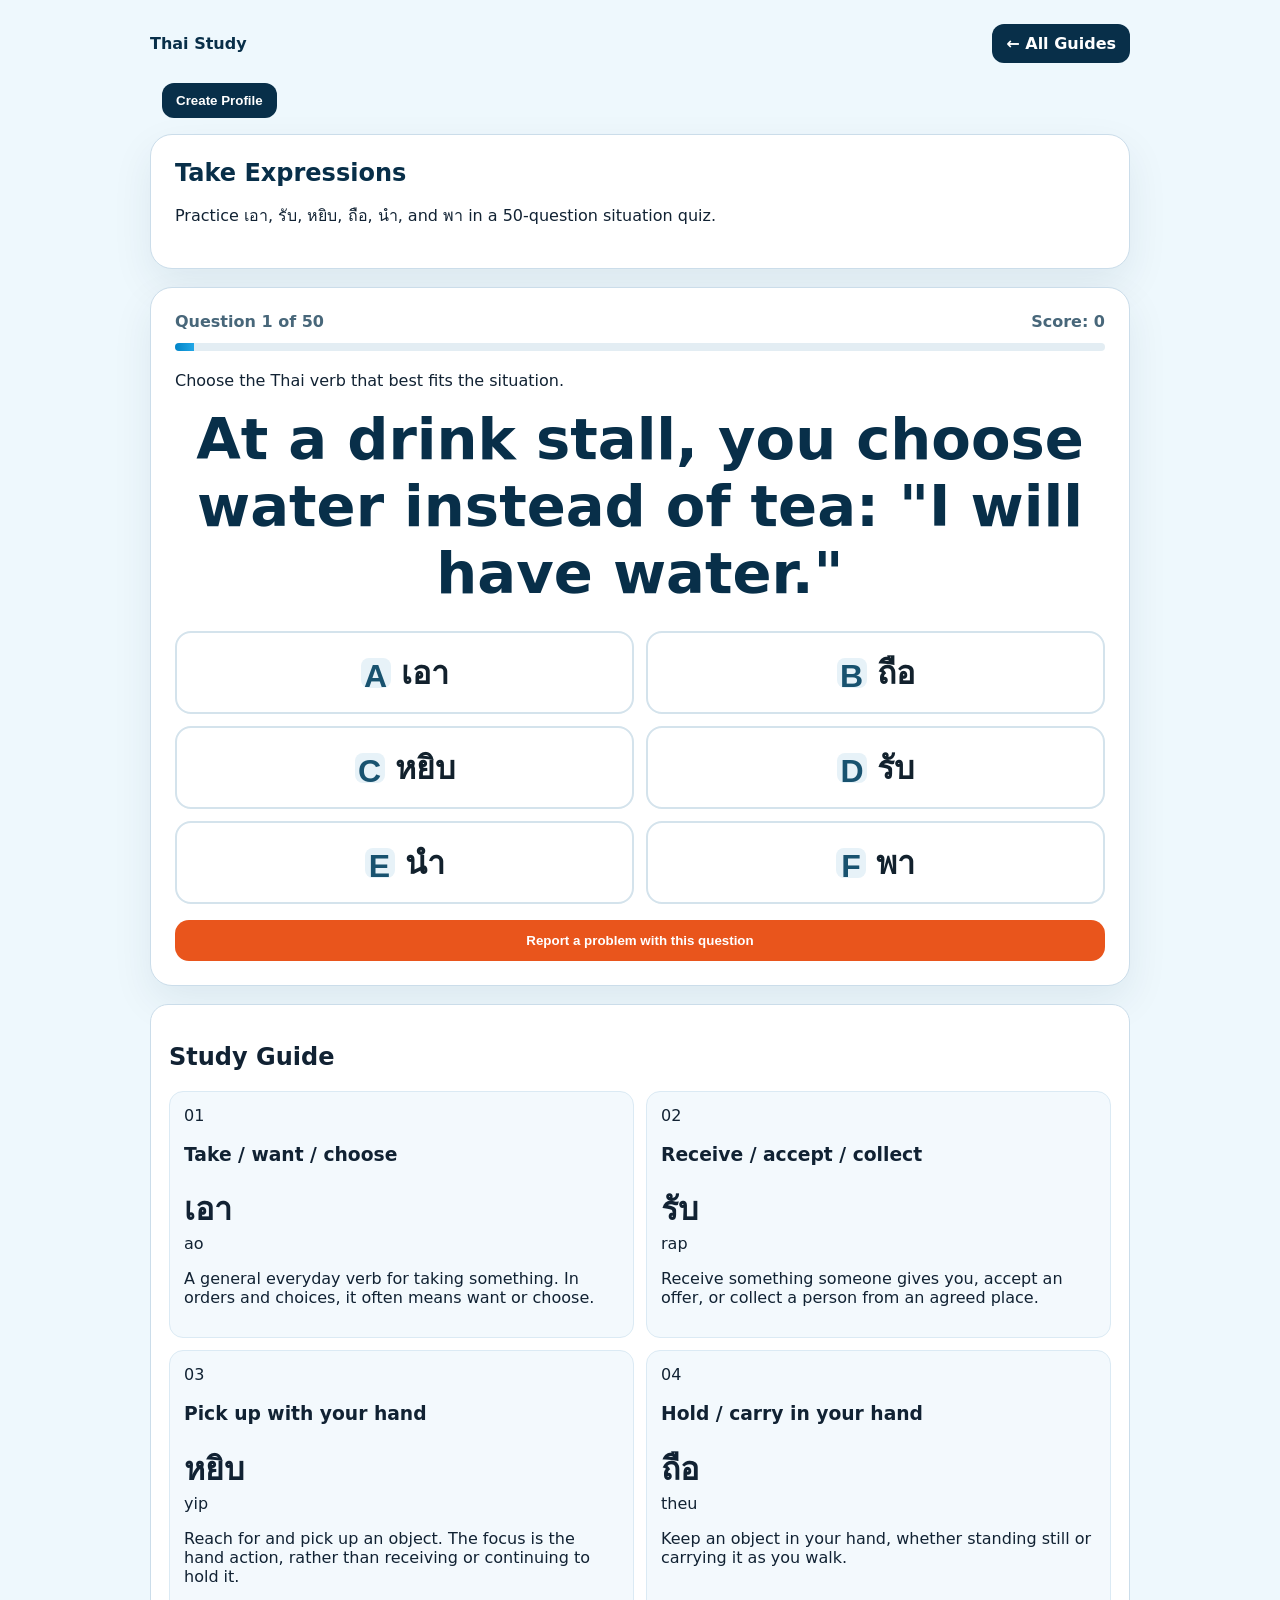
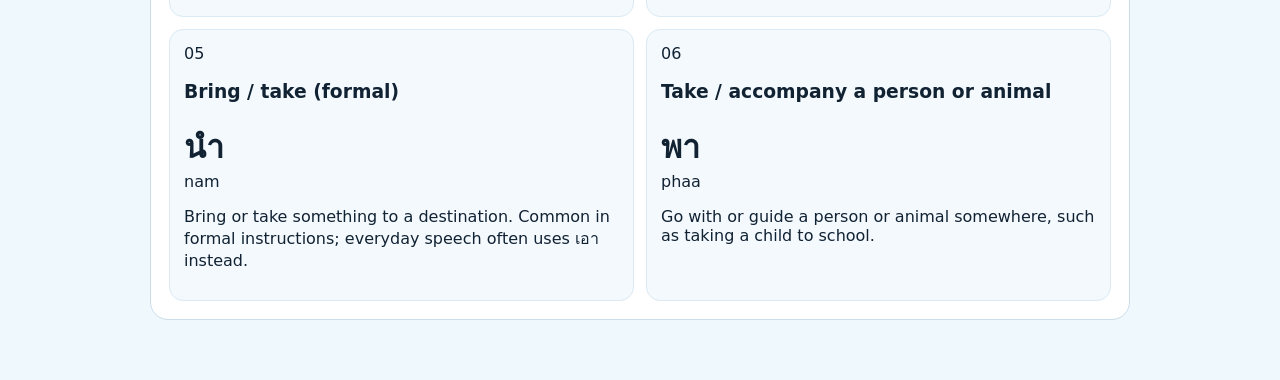
<file: guides/take.html>
<!doctype html>
<html lang="en">
  <head>
    <meta charset="utf-8" />
    <meta name="viewport" content="width=device-width, initial-scale=1" />
    <title>Take Expressions</title>
    <link rel="stylesheet" href="guide.css" />
  </head>
  <body>
    <main class="shell">
      <header class="topbar">
        <div class="brand">Thai Study</div>
        <div class="nav">
          <a href="../index.html" class="button-link">← All Guides</a>
          <button id="profileButton" hidden>Edit Profile</button>
        </div>
      </header>

      <div class="profile-line">
        <span id="profileName" class="profile-name"></span>
        <button id="profileCta">Create Profile</button>
      </div>

      <section class="hero">
        <h1>Take Expressions</h1>
        <p>Practice เอา, รับ, หยิบ, ถือ, นำ, and พา in a 50-question situation quiz.</p>
      </section>

      <section id="takeQuiz" class="quiz">
        <div class="quiz-head">
          <span id="takeProgress">Question 1 of 50</span>
          <span id="takeScore">Score: 0</span>
        </div>
        <div class="progress-track"><div id="takeProgressFill" class="progress-fill"></div></div>
        <div id="takePrompt">Choose the Thai verb that best fits the situation.</div>
        <div id="takeQuestion" class="take-question english"> </div>
        <div id="takeAnswers" class="take-answers"></div>
        <button type="button" id="takeReportQuestion" class="report-btn">Report a problem with this question</button>

        <div id="takeFeedback" class="take-feedback">
          <h3 id="takeFeedbackTitle">✓ Correct</h3>
          <div id="takeFeedbackThai" class="take-feedback-thai"></div>
          <div id="takeFeedbackRoman" class="take-feedback-roman"></div>
          <div id="takeFeedbackMeaning" class="take-feedback-meaning"></div>
          <div id="takeFeedbackExplain" class="take-feedback-explain"></div>
          <div class="take-actions">
            <button id="takeShowGuide" type="button">Study Guide</button>
            <button id="takeNext" type="button">Next Question →</button>
          </div>
        </div>
      </section>

      <section id="takeStudy" class="study-card">
        <h2>Study Guide</h2>
        <div class="study-grid" id="takeStudyGrid"></div>
      </section>

      <section id="takeResults" class="take-results" hidden>
        <h2>Quiz complete</h2>
        <div id="takeFinalScore" class="score-big">0/0</div>
        <p id="takeResultMessage"></p>
        <button id="takeRestart" type="button">Start a New Quiz</button>
      </section>
    </main>

    <div id="profileModal" class="profile-modal" hidden>
      <div class="profile-box">
        <h2>Student Profile</h2>
        <p>No password required. Progress is saved on this browser/device.</p>
        <label>Name</label>
        <input id="studentName" maxlength="50" required />
        <label>Email (optional, for feedback)</label>
        <input id="studentEmail" type="email" maxlength="120" />
        <button id="saveProfile">Save Profile</button>
      </div>
    </div>

    <div id="lineFeedbackModal" class="feedback-modal" role="dialog" aria-modal="true" aria-labelledby="lineFeedbackTitle" aria-describedby="lineFeedbackSummary" hidden>
      <div class="feedback-box">
        <h2 id="lineFeedbackTitle">Send feedback</h2>
        <p id="lineFeedbackSummary"></p>
        <label for="lineFeedbackText">What should be corrected or changed?</label>
        <textarea id="lineFeedbackText" placeholder="What should be corrected or changed?"></textarea>
        <div class="row">
          <button id="lineFeedbackCancel" class="feedback-cancel">Cancel</button>
          <button id="lineFeedbackSend" class="feedback-send">Send to Thai Study</button>
        </div>
        <p id="lineFeedbackStatus" role="status"></p>
      </div>
    </div>

    <script src="../shared.js"></script>
    <script src="guide-shell.js"></script>
    <script src="take.js"></script>
  </body>
</html>
</file>
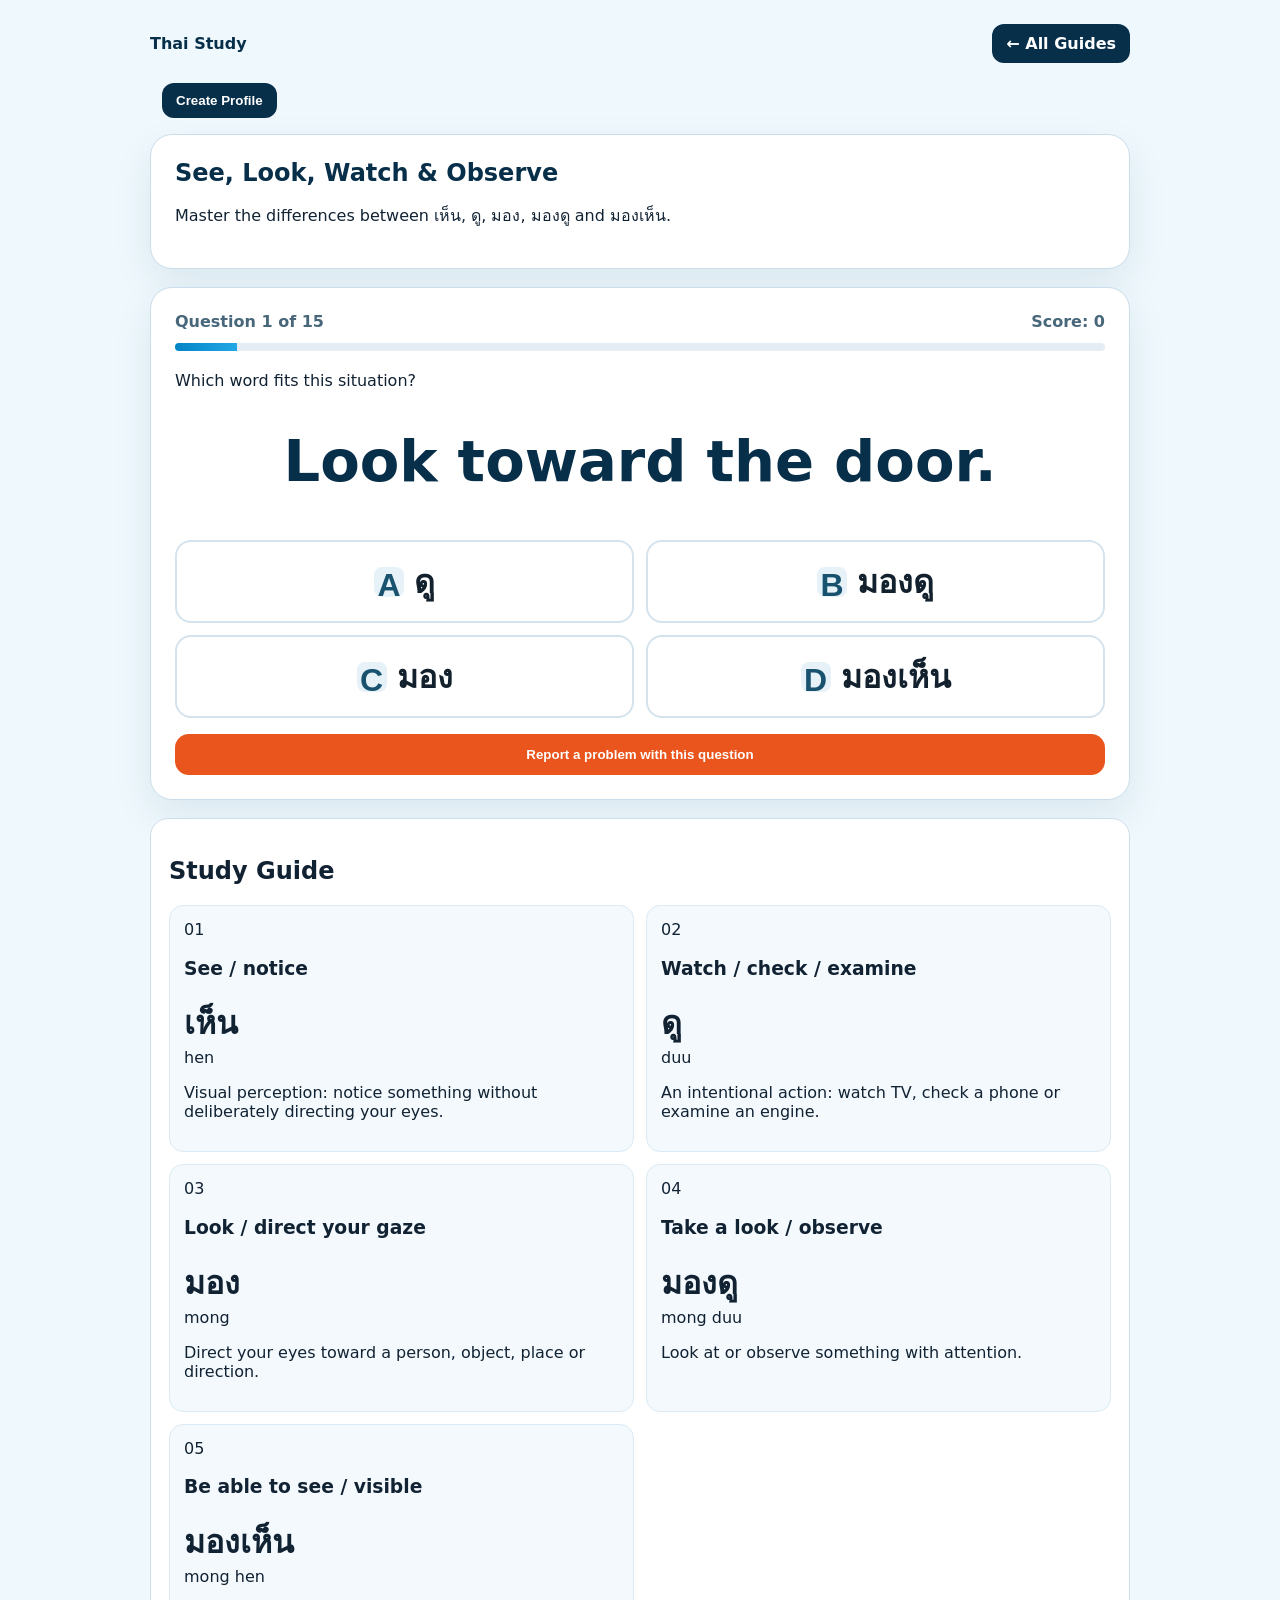
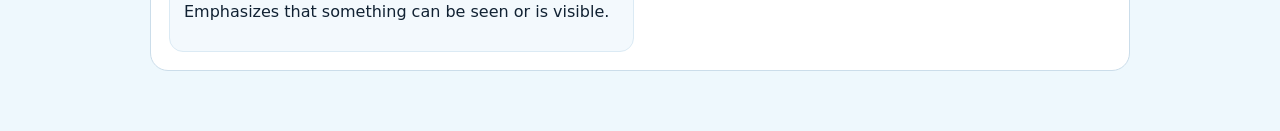
<file: guides/vision.html>
<!doctype html>
<html lang="en">
  <head>
    <meta charset="utf-8" />
    <meta name="viewport" content="width=device-width, initial-scale=1" />
    <title>See, Look, Watch & Observe</title>
    <link rel="stylesheet" href="guide.css" />
  </head>
  <body>
    <main class="shell">
      <header class="topbar">
        <div class="brand">Thai Study</div>
        <div class="nav">
          <a href="../index.html" class="button-link">← All Guides</a>
          <button id="profileButton" hidden>Edit Profile</button>
        </div>
      </header>

      <div class="profile-line">
        <span id="profileName" class="profile-name"></span>
        <button id="profileCta">Create Profile</button>
      </div>

      <section class="hero">
        <h1>See, Look, Watch & Observe</h1>
        <p>Master the differences between เห็น, ดู, มอง, มองดู and มองเห็น.</p>
      </section>

      <section id="visionQuiz" class="quiz">
        <div class="quiz-head">
          <span id="visionProgress">Question 1 of 1</span>
          <span id="visionScore">Score: 0</span>
        </div>
        <div class="progress-track"><div id="visionProgressFill" class="progress-fill"></div></div>
        <div id="visionPrompt">Which word fits this situation?</div>
        <div id="visionQuestion" class="vision-question"> </div>
        <div id="visionAnswers" class="vision-answers"></div>
        <button type="button" id="visionReportQuestion" class="report-btn">Report a problem with this question</button>

        <div id="visionFeedback" class="vision-feedback">
          <h3 id="visionFeedbackTitle">✓ Correct</h3>
          <div id="visionFeedbackThai" class="vision-feedback-thai"></div>
          <div id="visionFeedbackRoman" class="vision-feedback-roman"></div>
          <div id="visionFeedbackMeaning" class="vision-feedback-meaning"></div>
          <div id="visionFeedbackExplain" class="vision-feedback-explain"></div>
          <div class="vision-actions">
            <button id="visionShowGuide" type="button">Study Guide</button>
            <button id="visionNext" type="button">Next Question →</button>
          </div>
        </div>
      </section>

      <section id="visionStudy" class="study-card">
        <h2>Study Guide</h2>
        <div class="study-grid" id="visionStudyGrid"></div>
      </section>

      <section id="visionResults" class="vision-results" hidden>
        <h2>Quiz complete</h2>
        <div id="visionFinalScore" class="score-big">0/0</div>
        <p id="visionResultMessage"></p>
        <button id="visionRestart" type="button">Start a New Quiz</button>
      </section>
    </main>

    <div id="profileModal" class="profile-modal" hidden>
      <div class="profile-box">
        <h2>Student Profile</h2>
        <p>No password required. Progress is saved on this browser/device.</p>
        <label>Name</label>
        <input id="studentName" maxlength="50" required />
        <label>Email (optional, for feedback)</label>
        <input id="studentEmail" type="email" maxlength="120" />
        <button id="saveProfile">Save Profile</button>
      </div>
    </div>

    <div id="lineFeedbackModal" class="feedback-modal" role="dialog" aria-modal="true" aria-labelledby="lineFeedbackTitle" aria-describedby="lineFeedbackSummary" hidden>
      <div class="feedback-box">
        <h2 id="lineFeedbackTitle">Send feedback</h2>
        <p id="lineFeedbackSummary"></p>
        <label for="lineFeedbackText">What should be corrected or changed?</label>
        <textarea id="lineFeedbackText" placeholder="What should be corrected or changed?"></textarea>
        <div class="row">
          <button id="lineFeedbackCancel" class="feedback-cancel">Cancel</button>
          <button id="lineFeedbackSend" class="feedback-send">Send to Thai Study</button>
        </div>
        <p id="lineFeedbackStatus" role="status"></p>
      </div>
    </div>

    <script src="../shared.js"></script>
    <script src="guide-shell.js"></script>
    <script src="vision.js"></script>
  </body>
</html>
</file>
<file: guides/guide.css>
body {
  margin: 0;
  font-family: system-ui, -apple-system, BlinkMacSystemFont, 'Segoe UI', sans-serif;
  background: #eef8fd;
  color: #123;
}
.shell {
  max-width: 980px;
  margin: 0 auto;
  padding: 24px 16px 60px;
}
.topbar {
  display: flex;
  align-items: center;
  justify-content: space-between;
  gap: 12px;
  margin-bottom: 20px;
}
.brand {
  font-weight: 900;
  color: #082f49;
}
.nav {
  display: flex;
  align-items: center;
  gap: 8px;
}
button,
a.button-link {
  display: inline-flex;
  align-items: center;
  justify-content: center;
  border: 0;
  border-radius: 12px;
  padding: 10px 14px;
  background: #082f49;
  color: white;
  text-decoration: none;
  cursor: pointer;
  font-weight: 800;
}
.hero {
  background: #fff;
  border: 1px solid #cbddea;
  border-radius: 22px;
  padding: 24px;
  box-shadow: 0 16px 40px rgba(8, 47, 73, 0.08);
}
.hero h1 {
  margin: 0 0 10px;
  color: #082f49;
}
.profile-line {
  display: flex;
  align-items: center;
  gap: 12px;
  margin: 10px 0 16px;
}
.profile-name {
  font-weight: 800;
  color: #082f49;
}
.quiz {
  background: #fff;
  border: 1px solid #cbddea;
  border-radius: 22px;
  padding: 24px;
  box-shadow: 0 16px 40px rgba(8, 47, 73, 0.08);
  margin-top: 18px;
}
.quiz-head {
  display: flex;
  justify-content: space-between;
  gap: 12px;
  margin-bottom: 12px;
  font-weight: 800;
  color: #48677a;
}
.progress-track {
  height: 8px;
  background: #e3edf3;
  border-radius: 999px;
  overflow: hidden;
  margin-bottom: 20px;
}
.progress-fill {
  height: 100%;
  background: linear-gradient(90deg, #0284c7, #22a7e6);
  width: 0%;
}
.take-question,
.vision-question {
  min-height: 110px;
  display: grid;
  place-items: center;
  text-align: center;
  margin: 16px 0 24px;
  font-weight: 900;
}
.take-question.english,
.vision-question {
  font-size: clamp(1.8rem, 7vw, 3.6rem);
  color: #082f49;
}
.take-question.thai {
  font-family: Tahoma, 'Noto Sans Thai', sans-serif;
  font-size: clamp(2.8rem, 12vw, 6rem);
  color: #082f49;
}
.take-answers,
.vision-answers {
  display: grid;
  grid-template-columns: repeat(2, minmax(0, 1fr));
  gap: 12px;
}
.take-answer,
.vision-answer {
  min-height: 72px;
  padding: 14px 16px;
  border: 2px solid #d4e3ec;
  border-radius: 16px;
  background: #fff;
  color: #12212d;
  font-family: Tahoma, "Noto Sans Thai", sans-serif;
  font-size: 2rem;
  text-align: left;
  font-weight: 800;
  cursor: pointer;
}
.take-answer.correct,
.vision-answer.correct {
  background: #e9fbf4;
  border-color: #087f5b;
}
.take-answer.wrong,
.vision-answer.wrong {
  background: #fff0ee;
  border-color: #b42318;
}
.letter {
  display: inline-grid;
  place-items: center;
  width: 30px;
  height: 30px;
  margin-right: 10px;
  border-radius: 8px;
  background: #e7f2f8;
  color: #18526f;
}
.take-feedback,
.vision-feedback {
  display: none;
  margin-top: 20px;
  border-radius: 18px;
  padding: 18px;
  border: 1px solid transparent;
}
.take-feedback.show,
.vision-feedback.show {
  display: block;
}
.take-feedback.good,
.vision-feedback.good {
  background: #e9fbf4;
  border-color: #a9e5d0;
}
.take-feedback.bad,
.vision-feedback.bad {
  background: #fff0ee;
  border-color: #ffc9c3;
}
.take-feedback h3,
.vision-feedback h3 {
  margin: 0 0 8px;
}
.take-feedback-thai,
.vision-feedback-thai {
  font-family: Tahoma, 'Noto Sans Thai', sans-serif;
  font-size: clamp(2rem, 9vw, 3.5rem);
  font-weight: 800;
  color: #082f49;
}
.take-feedback-roman,
.vision-feedback-roman {
  color: #34596f;
  font-weight: 700;
}
.take-feedback-meaning,
.vision-feedback-meaning {
  margin-top: 8px;
  font-weight: 800;
}
.take-feedback-explain,
.vision-feedback-explain {
  margin-top: 8px;
  color: #4b6170;
}
.take-actions,
.vision-actions {
  display: flex;
  gap: 10px;
  margin-top: 18px;
}
.take-results,
.vision-results {
  margin-top: 18px;
  background: #fff;
  border: 1px solid #cbddea;
  border-radius: 22px;
  padding: 24px;
  text-align: center;
}
.score-big {
  font-size: clamp(3rem, 12vw, 5.5rem);
  font-weight: 900;
  color: #082f49;
  line-height: 1.1;
  margin: 10px 0;
}
.study-card {
  background: #fff;
  border: 1px solid #cbddea;
  border-radius: 18px;
  padding: 18px;
  margin-top: 18px;
}
.study-grid {
  display: grid;
  grid-template-columns: repeat(2, minmax(0, 1fr));
  gap: 12px;
}
.study-item {
  background: #f3f9fd;
  border: 1px solid #dbeaf4;
  border-radius: 14px;
  padding: 14px;
}
.study-item .th {
  font-family: Tahoma, 'Noto Sans Thai', sans-serif;
  font-size: 2rem;
  font-weight: 800;
  margin-top: 8px;
}
.profile-modal {
  position: fixed;
  inset: 0;
  display: grid;
  place-items: center;
  background: rgba(8, 47, 73, 0.6);
  padding: 20px;
}
.profile-box {
  width: min(440px, 100%);
  background: #fff;
  border-radius: 20px;
  padding: 24px;
}
.profile-box input {
  width: 100%;
  box-sizing: border-box;
  margin: 8px 0 12px;
  padding: 10px 12px;
  border: 1px solid #cbddea;
  border-radius: 10px;
}
.report-btn {
  display: block;
  width: 100%;
  margin-top: 16px;
  padding: 13px 16px;
  border: 0;
  border-radius: 14px;
  background: #e9551c;
  color: #fff;
  text-align: center;
  cursor: pointer;
  font-weight: 900;
}
.feedback-modal {
  position: fixed;
  inset: 0;
  display: grid;
  place-items: center;
  background: #082f4988;
  padding: 20px;
  z-index: 100;
}
.feedback-box {
  box-sizing: border-box;
  width: min(520px, 100%);
  max-height: calc(100dvh - 40px);
  overflow-y: auto;
  background: #fff;
  padding: 24px;
  border-radius: 20px;
}
.feedback-box textarea {
  width: 100%;
  min-height: 130px;
  box-sizing: border-box;
  padding: 12px;
  border: 1px solid #cbddea;
  border-radius: 10px;
  font: inherit;
}
.feedback-box .row {
  display: flex;
  gap: 10px;
  margin-top: 12px;
}
.feedback-box button {
  padding: 12px;
  border: 0;
  border-radius: 11px;
  font-weight: 800;
  cursor: pointer;
}
.feedback-box button:disabled {
  opacity: 0.6;
  cursor: wait;
}
.feedback-send {
  flex: 1;
  background: #082f49;
  color: #fff;
}
.feedback-cancel {
  background: #e5eff5;
  color: #082f49;
}
[hidden] {
  display: none !important;
}
@media (max-width: 700px) {
  .take-answers,
  .vision-answers,
  .study-grid {
    grid-template-columns: 1fr;
  }
  .take-actions,
  .vision-actions {
    flex-direction: column;
  }
}
</file>
